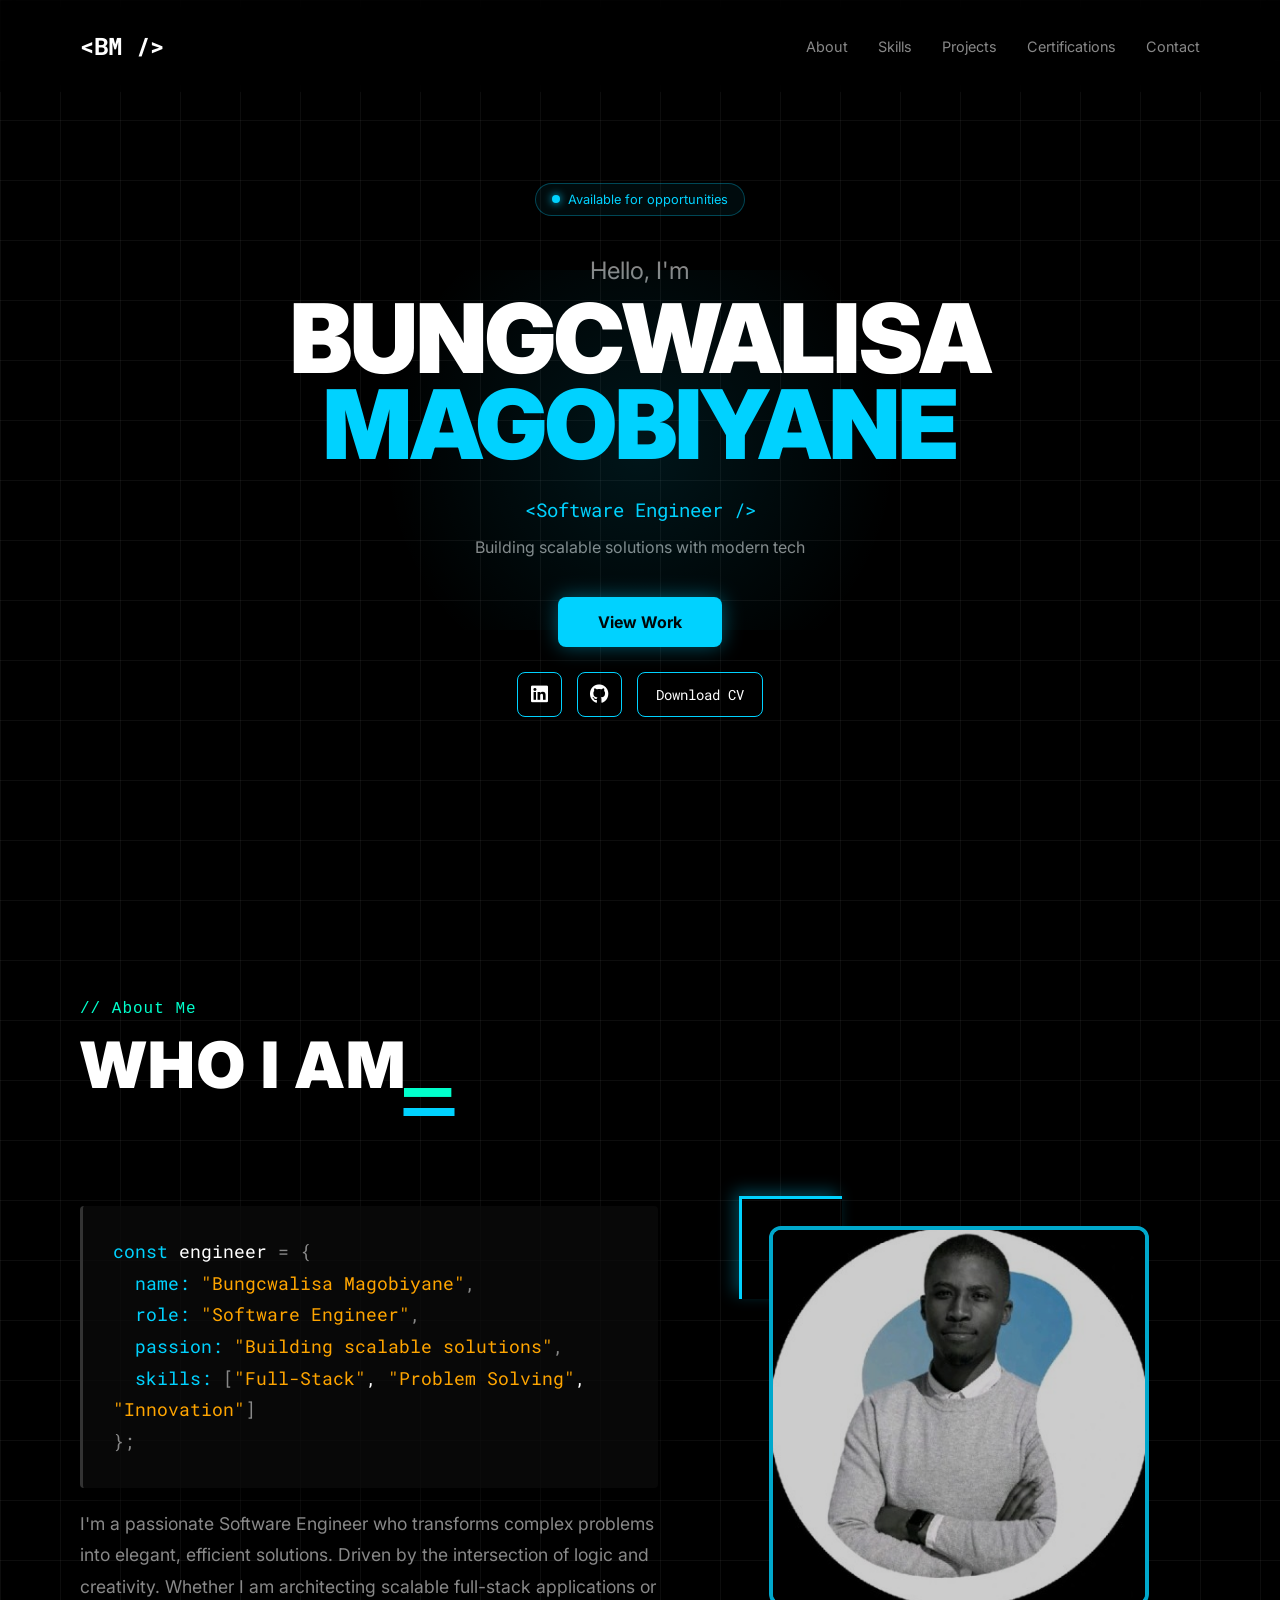
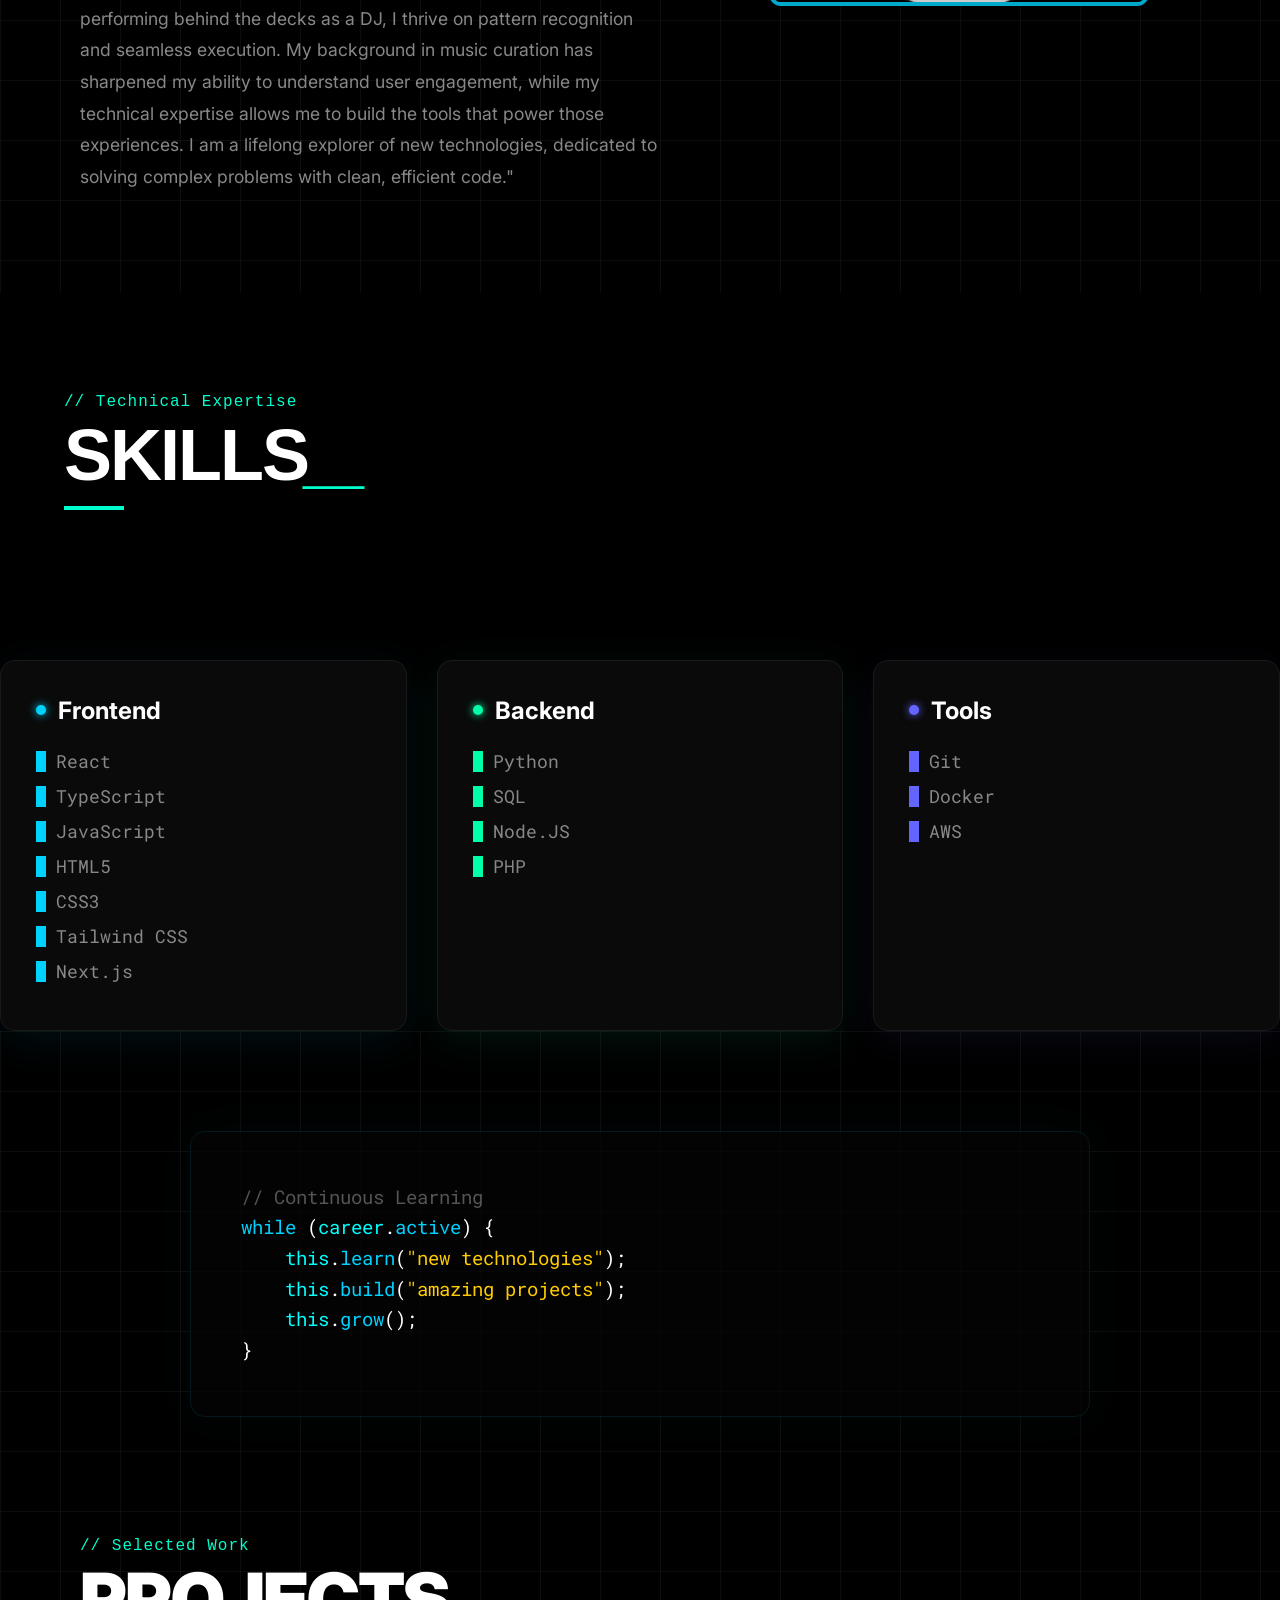
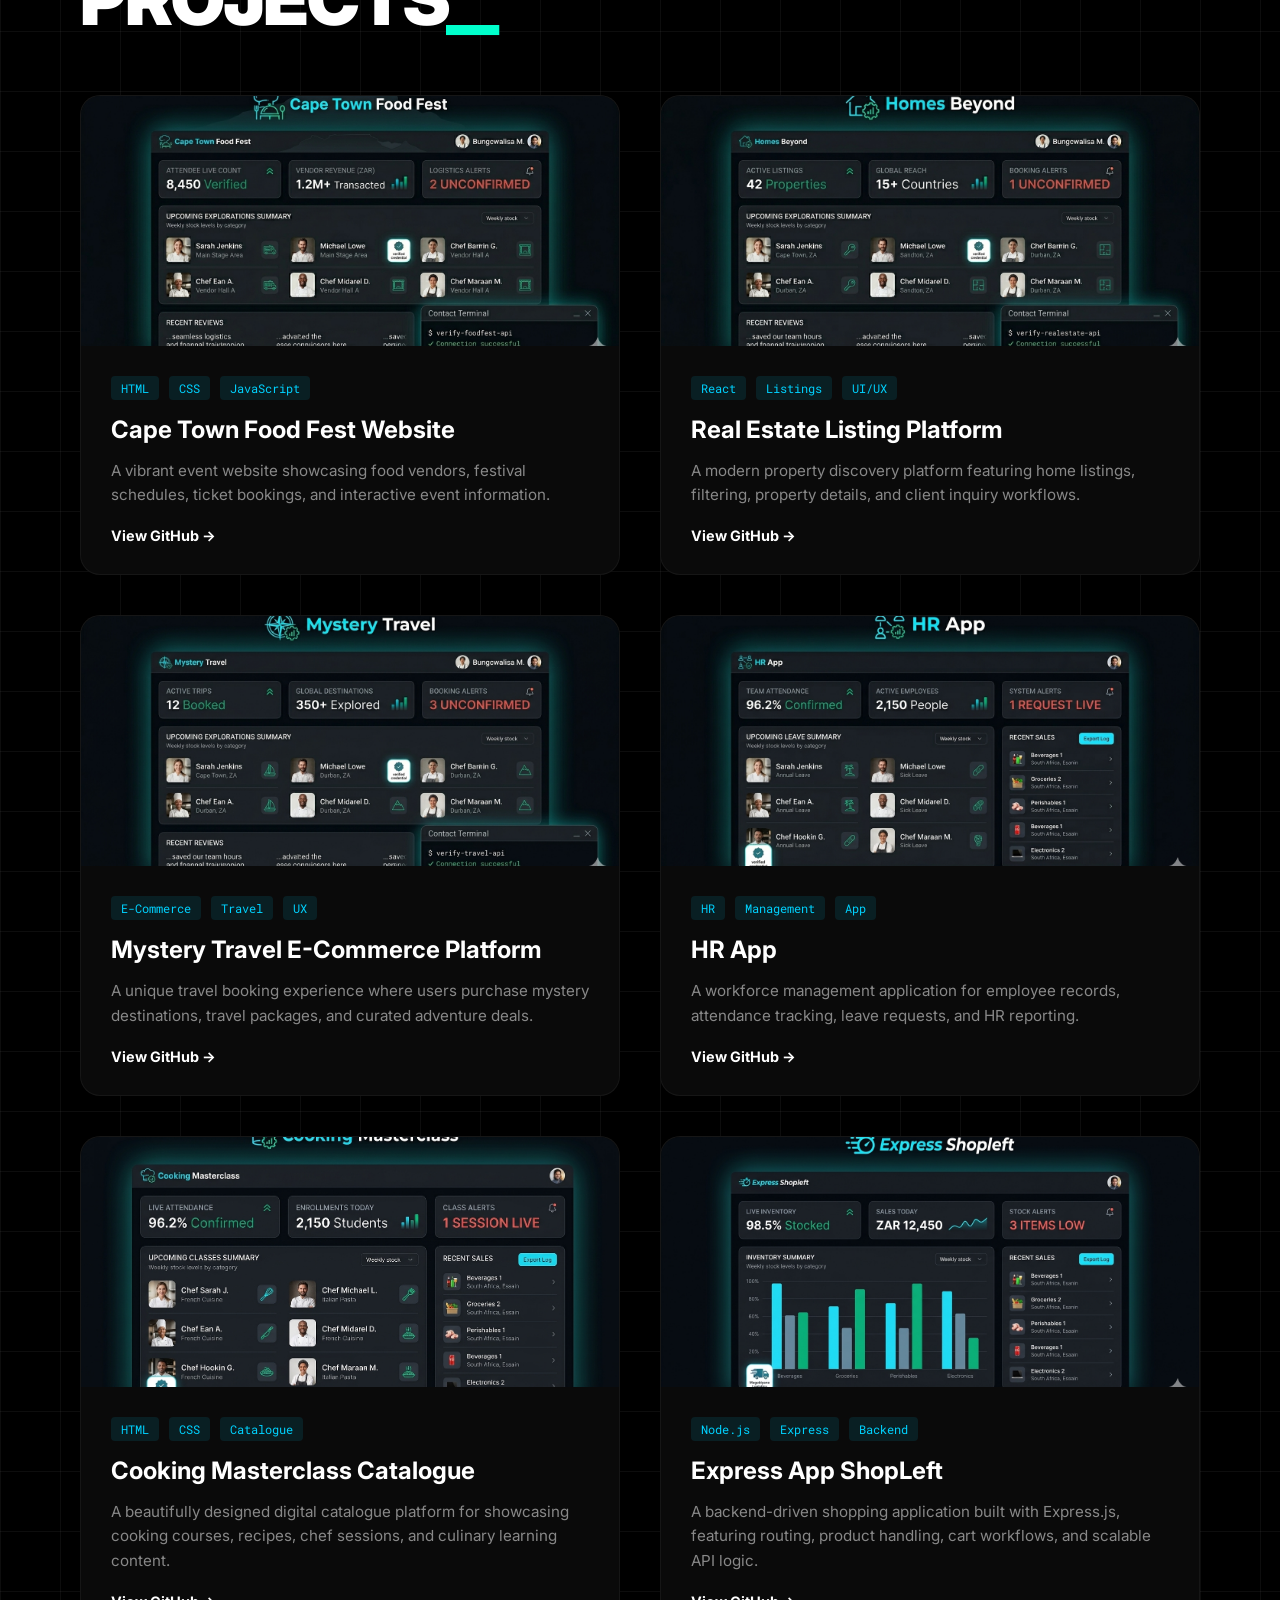
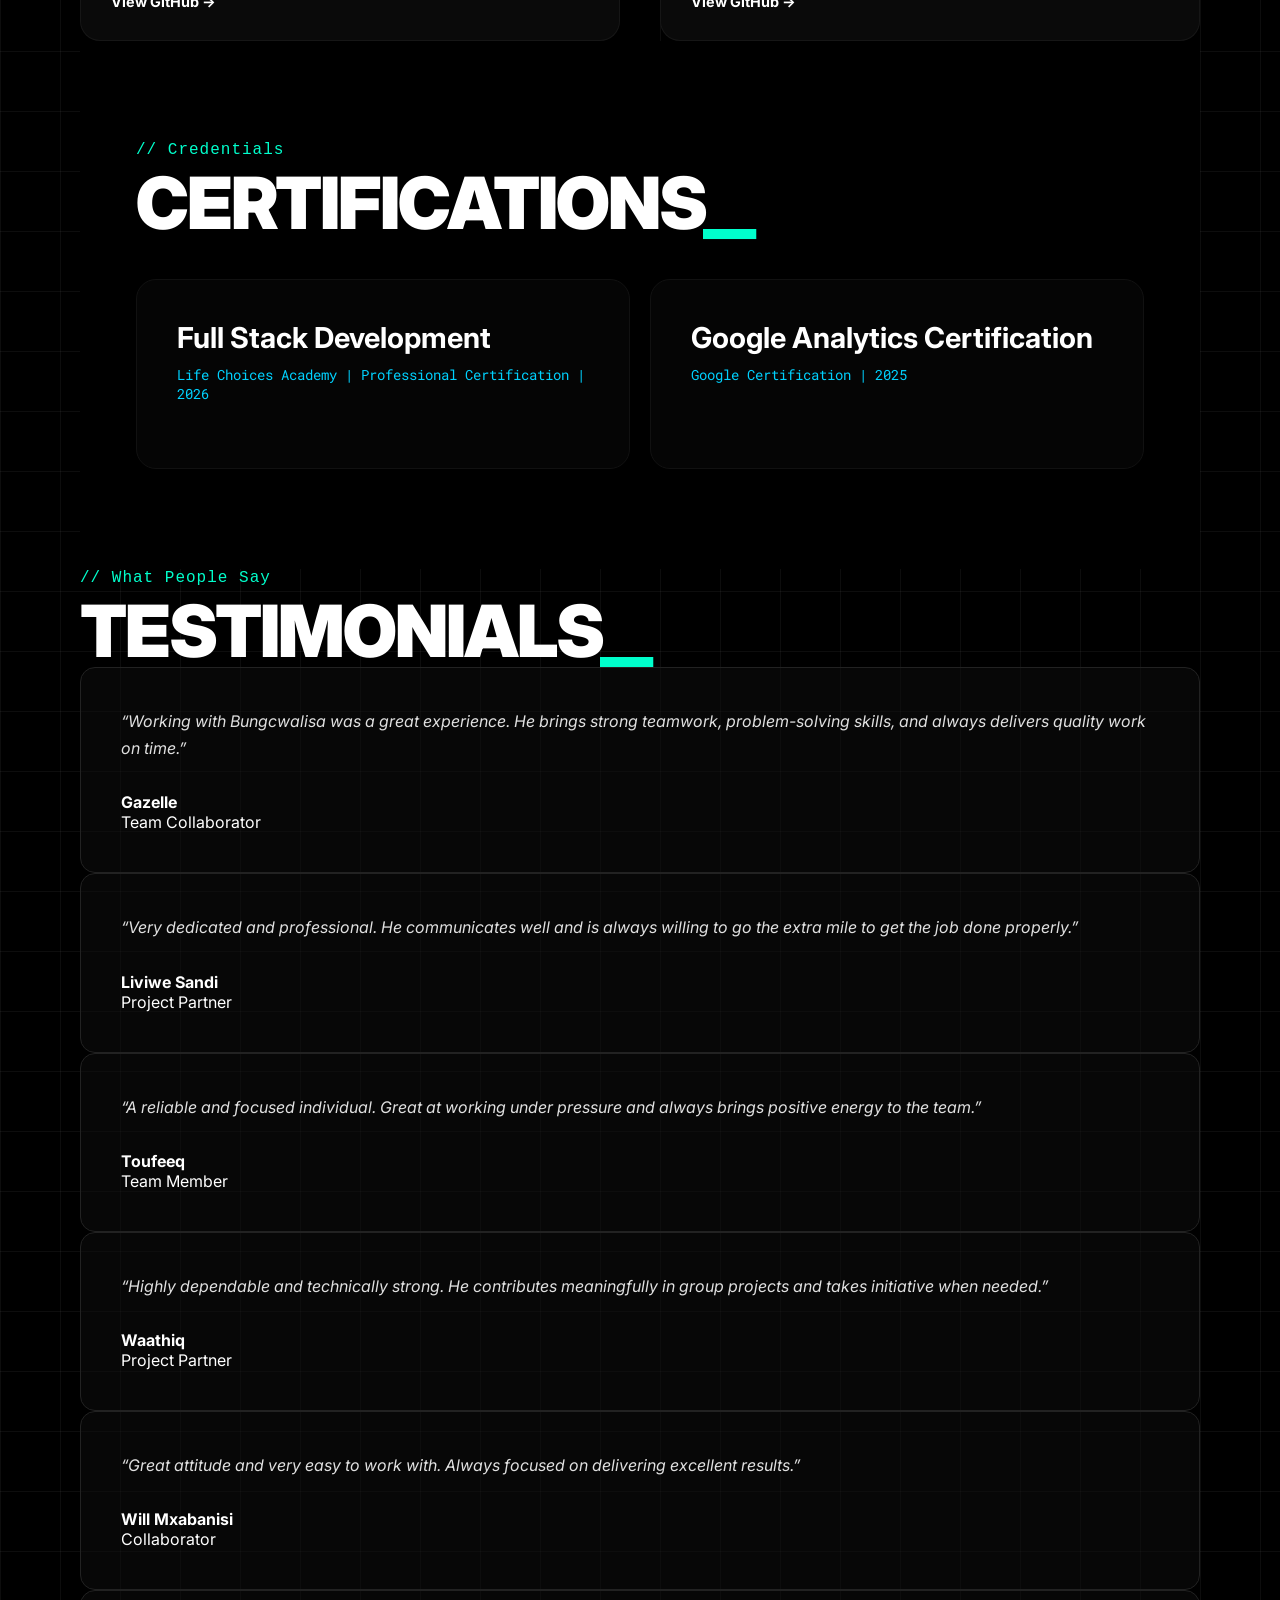
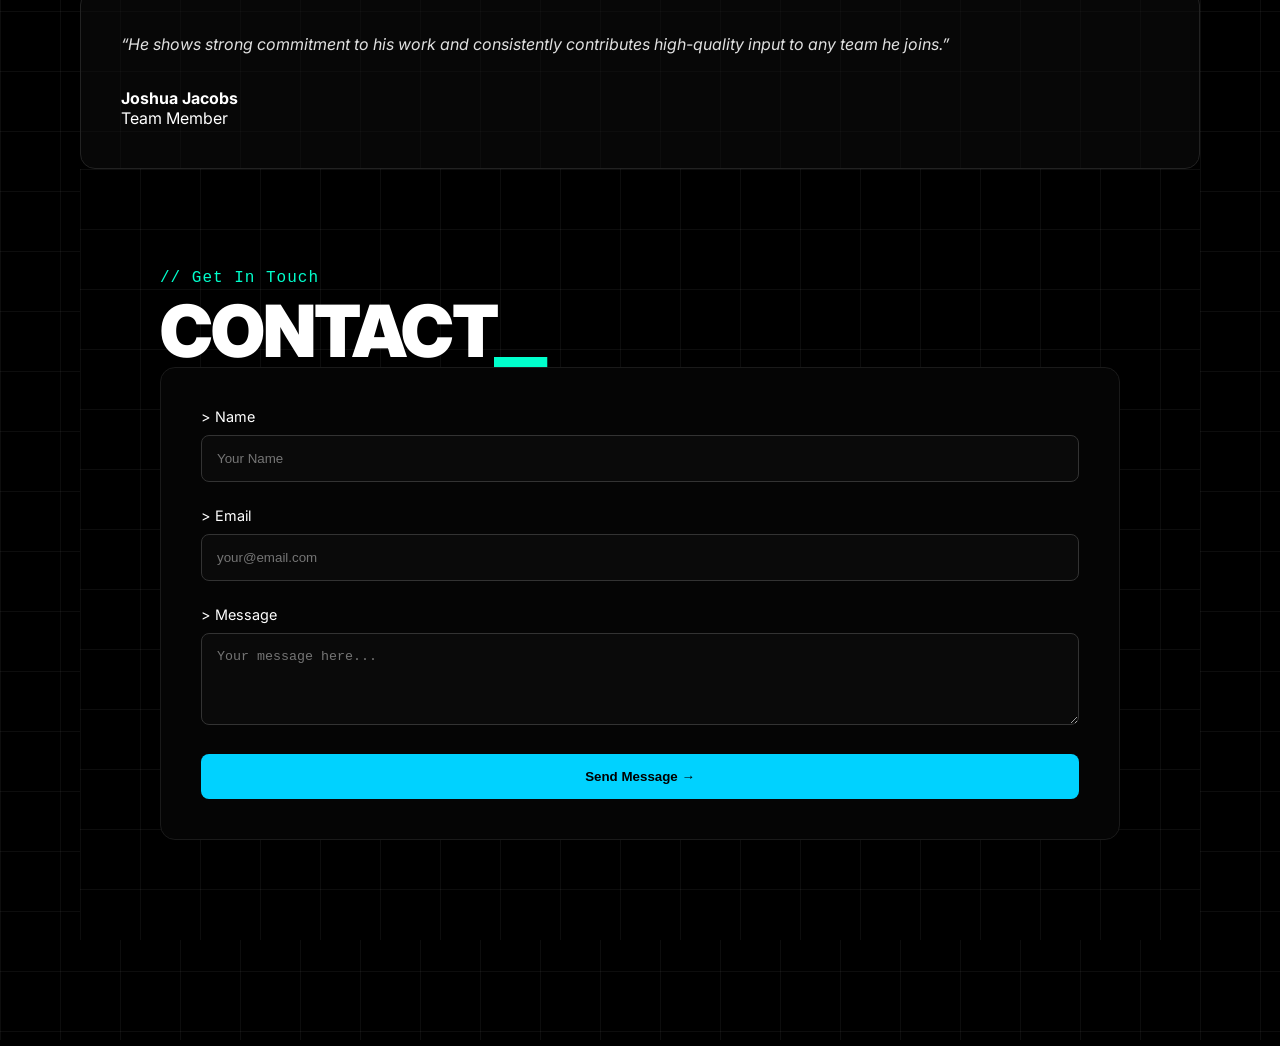
<file: index.html>
<!DOCTYPE html>
<html lang="en">
<head>
    <meta charset="UTF-8" />
    <meta name="viewport" content="width=device-width, initial-scale=1.0" />
    <title>Bungcwalisa Magobiyane | Portfolio</title>
    <link rel="stylesheet" href="style.css" />
    <link href="https://fonts.googleapis.com/css2?family=Inter:wght@400;700;900&family=Roboto+Mono&display=swap" rel="stylesheet" />
    <link rel="stylesheet" href="https://cdnjs.cloudflare.com/ajax/libs/font-awesome/6.5.0/css/all.min.css">
</head>
<body>
    <nav>
        <div class="logo">&lt;BM /&gt;</div>
        <ul>
            <li><a href="#about">About</a></li>
            <li><a href="#skills">Skills</a></li>
            <li><a href="#projects">Projects</a></li>
            <li><a href="#certifications">Certifications</a></li>
            <li><a href="#contact">Contact</a></li>
        </ul>
    </nav>

    <section class="hero-section">
        <div class="availability-badge"><span></span> Available for opportunities</div>
        <p class="hello-text">Hello, I'm</p>
        <h1>BUNGCWALISA<br><span class="name-last">MAGOBIYANE</span></h1>
        <p class="tagline">&lt;Software Engineer /&gt;</p>
        <p class="sub-tagline">Building scalable solutions with modern tech</p>
        <a href="#projects" class="cta-button">View Work</a>
        <div class="social-buttons">

    <!-- LinkedIn -->
    <a href="https://za.linkedin.com/in/bungcwalisa-magobiyane-a701b138a/" target="_blank" class="social-btn">
        <i class="fab fa-linkedin"></i>
    </a>

    <!-- GitHub -->
    <a href="https://github.com/bungcwalisa" target="_blank" class="social-btn">
        <i class="fab fa-github"></i>
    </a>

    <!-- Download CV -->
    <a href="BUNGCWALISA_MAGOBIYANE_CV(3).PDF" download class="social-btn download-btn">
        Download CV
    </a>

</div>
    </section>

    <!-- ABOUT -->
    <section id="about" class="about-section">
        <div>
            <p class="section-label">// About Me</p>
            <h2 class="terminal-header">WHO I AM<span class="cursor">_</span></h2>
        </div>
        <div class="about-content">
            <div class="code-container">
                <div class="code-window">
                    <span class="keyword">const</span> <span class="variable">engineer</span> <span class="punctuation">= {</span><br>
                    &nbsp;&nbsp;<span class="property">name:</span> <span class="string">"Bungcwalisa Magobiyane"</span><span class="punctuation">,</span><br>
                    &nbsp;&nbsp;<span class="property">role:</span> <span class="string">"Software Engineer"</span><span class="punctuation">,</span><br>
                    &nbsp;&nbsp;<span class="property">passion:</span> <span class="string">"Building scalable solutions"</span><span class="punctuation">,</span><br>
                    &nbsp;&nbsp;<span class="property">skills:</span> <span class="punctuation">[</span><span class="string">"Full-Stack"</span>, <span class="string">"Problem Solving"</span>, <span class="string">"Innovation"</span><span class="punctuation">]</span><br>
                    <span class="punctuation">};</span>
                </div>
                <p class="about-text">I'm a passionate Software Engineer who transforms complex problems into elegant, efficient solutions. Driven by the intersection of logic and creativity. Whether I am architecting scalable full-stack applications or performing behind the decks as a DJ,
                     I thrive on pattern recognition and seamless execution. My background in music curation has sharpened my ability to understand user engagement, while my technical expertise allows me to build the tools that power those experiences. I am a lifelong explorer of new technologies, dedicated to solving complex problems with clean, efficient code."</p>
            </div>
            <div class="image-container">
               <img src="BungcwalisaProfile.jpg" alt="Bungcwalisa Magobiyane Profile" class="profile-img" />
            </div>
        </div>
    </section>

    <!-- SKILLS -->
<section id="skills" class="skills-section">
    <div class="skills-container">
        <p class="section-label">// Technical Expertise</p>
        <h2 class="skills-header">SKILLS<span class="cursor">_</span></h2>
        <div class="section-line"></div>
    </div>
</section>

    <div class="skills-categories">
        <div class="category-card frontend-card">
            <div class="category-title"><span class="dot dot-front"></span> Frontend</div>
            <ul class="skill-items">
                <li><span class="arrow arrow-front">&gt;</span> React</li>
                <li><span class="arrow arrow-front">&gt;</span> TypeScript</li>
                <li><span class="arrow arrow-front">&gt;</span> JavaScript</li>
                <li><span class="arrow arrow-front">&gt;</span> HTML5</li>
                <li><span class="arrow arrow-front">&gt;</span> CSS3</li>
                <li><span class="arrow arrow-front">&gt;</span> Tailwind CSS</li>
                <li><span class="arrow arrow-front">&gt;</span> Next.js</li>
            </ul>
        </div>

        <div class="category-card backend-card">
            <div class="category-title"><span class="dot dot-back"></span> Backend</div>
            <ul class="skill-items">
                <li><span class="arrow arrow-back">&gt;</span> Python</li>
                <li><span class="arrow arrow-back">&gt;</span> SQL</li>
                <li><span class="arrow arrow-back">&gt;</span> Node.JS</li>
                <li><span class="arrow arrow-back">&gt;</span> PHP</li>
            </ul>
        </div>

        <div class="category-card tools-card">
            <div class="category-title"><span class="dot dot-tools"></span> Tools</div>
            <ul class="skill-items">
                <li><span class="arrow arrow-tools">&gt;</span> Git</li>
                <li><span class="arrow arrow-tools">&gt;</span> Docker</li>
                <li><span class="arrow arrow-tools">&gt;</span> AWS</li>
            </ul>
        </div>
    </div>
</section>

    <!-- PROJECTS -->
    <section id="projects" class="projects-section">
        <div class="learning-window">
            <p class="comment">// Continuous Learning</p>
            <p>
                <span class="code-blue">while</span> <span class="code-white">(</span><span class="code-cyan">career</span>.<span class="code-blue">active</span><span class="code-white">) {</span><br>
                &nbsp;&nbsp;&nbsp;&nbsp;<span class="code-cyan">this</span>.<span class="code-blue">learn</span>(<span class="code-yellow">"new technologies"</span>);<br>
                &nbsp;&nbsp;&nbsp;&nbsp;<span class="code-cyan">this</span>.<span class="code-blue">build</span>(<span class="code-yellow">"amazing projects"</span>);<br>
                &nbsp;&nbsp;&nbsp;&nbsp;<span class="code-cyan">this</span>.<span class="code-blue">grow</span>();<br>
                <span class="code-white">}</span>
            </p>
        </div>
        <div>
           <p class="section-label">// Selected Work</p>
<h2 class="projects-header">PROJECTS<span>_</span></h2>

<div class="project-grid">

    <!-- 1 -->
    <div class="project-card">
        <div class="project-image">
            <img src="Gemini_Generated_Image_Cape_Town.png" alt="Cape Town Food Fest Website" />
        </div>
        <div class="project-info">
            <div class="project-tags">
                <span class="tag">HTML</span>
                <span class="tag">CSS</span>
                <span class="tag">JavaScript</span>
            </div>
            <h3>Cape Town Food Fest Website</h3>
            <p>
                A vibrant event website showcasing food vendors, festival schedules,
                ticket bookings, and interactive event information.
            </p>
            <a href="https://github.com/Bungcwalisa/Cape-Town-Food-Fest.git" target="_blank" class="project-link">
                View GitHub →
            </a>
        </div>
    </div>

    <!-- 2 -->
    <div class="project-card">
        <div class="project-image">
            <img src="Gemini_Generated_Image_Homes_Beyond.png" alt="Real Estate Listing Platform" />
        </div>
        <div class="project-info">
            <div class="project-tags">
                <span class="tag">React</span>
                <span class="tag">Listings</span>
                <span class="tag">UI/UX</span>
            </div>
            <h3>Real Estate Listing Platform</h3>
            <p>
                A modern property discovery platform featuring home listings,
                filtering, property details, and client inquiry workflows.
            </p>
            <a href="https://github.com/Bungcwalisa/homes-and-beyond-repo.git" target="_blank" class="project-link">
                View GitHub →
            </a>
        </div>
    </div>

    <!-- 3 -->
    <div class="project-card">
        <div class="project-image">
            <img src="Gemini_Generated_Image_Mystery_Travel.png" alt="Mystery Travel E-Commerce Platform" />
        </div>
        <div class="project-info">
            <div class="project-tags">
                <span class="tag">E-Commerce</span>
                <span class="tag">Travel</span>
                <span class="tag">UX</span>
            </div>
            <h3>Mystery Travel E-Commerce Platform</h3>
            <p>
                A unique travel booking experience where users purchase mystery
                destinations, travel packages, and curated adventure deals.
            </p>
            <a href="https://github.com/Gazelle608/So_Where_To.git" target="_blank" class="project-link">
                View GitHub →
            </a>
        </div>
    </div>

    <!-- 4 -->
    <div class="project-card">
        <div class="project-image">
            <img src="Gemini_Generated_Image_HR_App.png" alt="HR App" />
        </div>
        <div class="project-info">
            <div class="project-tags">
                <span class="tag">HR</span>
                <span class="tag">Management</span>
                <span class="tag">App</span>
            </div>
            <h3>HR App</h3>
            <p>
                A workforce management application for employee records,
                attendance tracking, leave requests, and HR reporting.
            </p>
            <a href="https://github.com/joshuajacobs717-maker/Core_Group_Project_1.git" target="_blank" class="project-link">
                View GitHub →
            </a>
        </div>
    </div>

    <!-- 5 -->
    <div class="project-card">
        <div class="project-image">
            <img src="Gemini_Generated_Image_Cooking_Masterclass.png" alt="Cooking Masterclass Catalogue" />
        </div>
        <div class="project-info">
            <div class="project-tags">
                <span class="tag">HTML</span>
                <span class="tag">CSS</span>
                <span class="tag">Catalogue</span>
            </div>
            <h3>Cooking Masterclass Catalogue</h3>
            <p>
                A beautifully designed digital catalogue platform for showcasing
                cooking courses, recipes, chef sessions, and culinary learning content.
            </p>
            <a href="https://github.com/Bungcwalisa/cooking-masterclass-catalogue.git" target="_blank" class="project-link">
                View GitHub →
            </a>
        </div>
    </div>

    <!-- 6 -->
    <div class="project-card">
        <div class="project-image">
            <img src="Gemini_Generated_Image_Express_Shopleft.png" alt="Express App ShopLeft" />
        </div>
        <div class="project-info">
            <div class="project-tags">
                <span class="tag">Node.js</span>
                <span class="tag">Express</span>
                <span class="tag">Backend</span>
            </div>
            <h3>Express App ShopLeft</h3>
            <p>
                A backend-driven shopping application built with Express.js,
                featuring routing, product handling, cart workflows, and scalable API logic.
            </p>
            <a href="https://github.com/Bungcwalisa/Express-App-SHOPLEFT.git" target="_blank" class="project-link">
                View GitHub →
            </a>
        </div>
    </div>

</div>
    <!-- CERTIFICATIONS -->
    <section id="certifications" class="certs-section">
        <p class="section-label">// Credentials</p>
        <h2 class="projects-header">CERTIFICATIONS<span>_</span></h2>
        <div class="certs-grid">
            <div class="cert-card"><h3>Full Stack Development</h3><p class="cert-meta">Life Choices Academy | Professional Certification | 2026</p></div>
            <div class="cert-card"><h3>Google Analytics Certification</h3><p class="cert-meta">Google Certification | 2025</p></div>
        </div>
    </section>
   <!-- Testimonial Section -->
   <section class="testimonials">
        <p class="section-label">// What People Say</p>
      <h2 class="projects-header">TESTIMONIALS<span>_</span></h2>
    </section>

    <div class="testimonial-grid">

        <div class="testimonial-card">
            <p class="testimonial-text">
                “Working with Bungcwalisa was a great experience. He brings strong teamwork,
                problem-solving skills, and always delivers quality work on time.”
            </p>
            <h4 class="testimonial-name">Gazelle</h4>
            <span class="testimonial-role">Team Collaborator</span>
        </div>

        <div class="testimonial-card">
            <p class="testimonial-text">
                “Very dedicated and professional. He communicates well and is always willing
                to go the extra mile to get the job done properly.”
            </p>
            <h4 class="testimonial-name">Liviwe Sandi</h4>
            <span class="testimonial-role">Project Partner</span>
        </div>

        <div class="testimonial-card">
            <p class="testimonial-text">
                “A reliable and focused individual. Great at working under pressure and
                always brings positive energy to the team.”
            </p>
            <h4 class="testimonial-name">Toufeeq</h4>
            <span class="testimonial-role">Team Member</span>
        </div>

        <div class="testimonial-card">
            <p class="testimonial-text">
                “Highly dependable and technically strong. He contributes meaningfully in
                group projects and takes initiative when needed.”
            </p>
            <h4 class="testimonial-name">Waathiq</h4>
            <span class="testimonial-role">Project Partner</span>
        </div>

        <div class="testimonial-card">
            <p class="testimonial-text">
                “Great attitude and very easy to work with. Always focused on delivering
                excellent results.”
            </p>
            <h4 class="testimonial-name">Will Mxabanisi</h4>
            <span class="testimonial-role">Collaborator</span>
        </div>

        <div class="testimonial-card">
            <p class="testimonial-text">
                “He shows strong commitment to his work and consistently contributes high-quality input to any team he joins.”
            </p>
            <h4 class="testimonial-name">Joshua Jacobs</h4>
            <span class="testimonial-role">Team Member</span>
        </div>
     </div>
<!-- CONTACT -->
<section id="contact" class="contact-section">
    <p class="section-label">// Get In Touch</p>
    <h2 class="projects-header">CONTACT<span>_</span></h2>

    <div class="contact-form-card">
        <form action="https://formspree.io/f/xnjlpwgy" method="POST" class="contact-form">

            <!-- Name -->
            <div class="form-group">
                <label>&gt; Name</label>
                <input type="text" name="name" placeholder="Your Name" required />
            </div>

            <!-- Email -->
            <div class="form-group">
                <label>&gt; Email</label>
                <input type="email" name="email" placeholder="your@email.com" required />
            </div>

            <!-- Message -->
            <div class="form-group">
                <label>&gt; Message</label>
                <textarea name="message" rows="4" placeholder="Your message here..." required></textarea>
            </div>

            <input type="hidden" name="_subject" value="New Portfolio Message" />

            <button type="submit" class="send-btn">
                Send Message →
            </button>

        </form>
    </div>
</section>
</body>
</html>
</file>
<file: style.css>
:root {
            --bg-color: #000000;
            --accent-cyan: #00d2ff;
            --text-white: #ffffff;
            --text-grey: #888888;
            --grid-color: rgba(255, 255, 255, 0.05);
        }

        * {
            margin: 0;
            padding: 0;
            box-sizing: border-box;
        }

        body {
            background-color: var(--bg-color);
            color: var(--text-white);
            font-family: 'Inter', sans-serif;
            overflow-x: hidden;
        }

        /* --- BACKGROUND GRID --- */
        .hero-section {
            height: 100vh;
            width: 100%;
            display: flex;
            flex-direction: column;
            align-items: center;
            justify-content: center;
            position: relative;
            background-image: 
                linear-gradient(var(--grid-color) 1px, transparent 1px),
                linear-gradient(90deg, var(--grid-color) 1px, transparent 1px);
            background-size: 60px 60px;
            text-align: center;
        }

        /* The Radial Glow behind the text */
        .hero-section::before {
            content: "";
            position: absolute;
            width: 50vw;
            height: 40vh;
            background: radial-gradient(circle, rgba(0, 210, 255, 0.1) 0%, transparent 70%);
            z-index: 0;
        }

        /* --- NAVIGATION --- */
        nav {
            position: absolute;
            top: 0;
            width: 100%;
            padding: 30px 80px;
            display: flex;
            justify-content: space-between;
            align-items: center;
            z-index: 10;
        }

        .logo {
            font-family: 'Roboto Mono', monospace;
            font-size: 1.5rem;
            font-weight: bold;
        }

        nav ul {
            display: flex;
            list-style: none;
            gap: 30px;
        }

        nav ul li a {
            color: var(--text-grey);
            text-decoration: none;
            font-size: 0.9rem;
            transition: 0.3s;
        }

        nav ul li a:hover {
            color: var(--text-white);
        }

        /* --- CONTENT STYLING --- */
        .availability-badge {
            border: 1px solid rgba(0, 210, 255, 0.3);
            padding: 8px 16px;
            border-radius: 50px;
            font-size: 0.8rem;
            color: var(--accent-cyan);
            margin-bottom: 40px;
            display: flex;
            align-items: center;
            gap: 8px;
            background: rgba(0, 210, 255, 0.05);
        }

        .availability-badge span {
            height: 8px;
            width: 8px;
            background-color: var(--accent-cyan);
            border-radius: 50%;
            display: inline-block;
            box-shadow: 0 0 8px var(--accent-cyan);
        }

        .hello-text {
            color: var(--text-grey);
            font-size: 1.5rem;
            margin-bottom: 10px;
        }

        h1 {
            font-size: clamp(3rem, 10vw, 6rem); /* Responsive scaling */
            font-weight: 900;
            line-height: 0.9;
            letter-spacing: -2px;
            z-index: 1;
        }

        .name-last {
            color: var(--accent-cyan);
        }

        .tagline {
            font-family: 'Roboto Mono', monospace;
            color: var(--accent-cyan);
            font-size: 1.2rem;
            margin-top: 30px;
            margin-bottom: 15px;
        }

        .sub-tagline {
            color: var(--text-grey);
            font-size: 1rem;
            margin-bottom: 40px;
        }

        /* --- BUTTON --- */
        .cta-button {
            background-color: var(--accent-cyan);
            color: #000;
            padding: 15px 40px;
            border-radius: 8px;
            text-decoration: none;
            font-weight: bold;
            transition: 0.3s;
            box-shadow: 0 0 20px rgba(0, 210, 255, 0.4);
        }

        .cta-button:hover {
            box-shadow: 0 0 35px rgba(0, 210, 255, 0.7);
            transform: translateY(-2px);
        }

        /* --- MOBILE RESPONSIVENESS --- */
        @media (max-width: 768px) {
            nav { padding: 20px; }
            nav ul { display: none; } /* Hide menu on mobile for simplicity */
            h1 { font-size: 3rem; }
        }
    
        /* --- ABOUT SECTION --- */
.about-section {
    padding: 100px 80px;
    background-color: var(--bg-color);
    background-image: 
        linear-gradient(var(--grid-color) 1px, transparent 1px),
        linear-gradient(90deg, var(--grid-color) 1px, transparent 1px);
    background-size: 60px 60px;
    display: flex;
    flex-direction: column;
    gap: 50px;
}

.section-label {
    color: var(--accent-cyan);
    font-family: 'Roboto Mono', monospace;
    font-size: 0.9rem;
    margin-bottom: 10px;
}

.terminal-header {
    font-size: 4rem;
    font-weight: 900;
    letter-spacing: 2px;
    margin-bottom: 40px;
}

.terminal-header span {
    border-bottom: 8px solid var(--accent-cyan);
    padding-bottom: 5px;
}

.about-content {
    display: grid;
    grid-template-columns: 1.2fr 1fr;
    gap: 60px;
    align-items: start;
}

/* Code Block Styling */
.code-window {
    background-color: rgba(10, 10, 10, 0.8);
    border-left: 3px solid #333;
    padding: 30px;
    font-family: 'Roboto Mono', monospace;
    font-size: 1.1rem;
    line-height: 1.8;
    border-radius: 4px;
    box-shadow: 10px 10px 30px rgba(0,0,0,0.5);
}

.keyword { color: #00d2ff; }
.variable { color: #ffffff; }
.property { color: #00d2ff; }
.string { color: #ffa500; }
.punctuation { color: #888; }

/* Image Styling */
.image-container {
    position: relative;
    padding: 20px;
}

.image-container img {
    width: 100%;
    border-radius: 12px;
    filter: brightness(0.8);
}

/* The Glowing Frame corners */
.image-container::before {
    content: "";
    position: absolute;
    top: 0;
    left: 0;
    width: 100px;
    height: 100px;
    border-top: 3px solid var(--accent-cyan);
    border-left: 3px solid var(--accent-cyan);
    box-shadow: -5px -5px 15px rgba(0, 210, 255, 0.3);
}

.about-text {
    grid-column: 1 / 2;
    color: var(--text-grey);
    line-height: 1.8;
    font-size: 1.1rem;
    margin-top: 20px;
}

/* Mobile Responsive */
@media (max-width: 992px) {
    .about-content { grid-template-columns: 1fr; }
    .about-section { padding: 60px 20px; }
    .terminal-header { font-size: 2.5rem; }
}
/* --- SKILLS CATEGORY CARDS --- */
.skills-categories {
    display: grid;
    grid-template-columns: repeat(3, 1fr);
    gap: 30px;
    margin-top: 60px;
}

.category-card {
    background: linear-gradient(145deg, #0a0a0a, #111);
    border-radius: 15px;
    padding: 40px;
    border: 1px solid rgba(255, 255, 255, 0.05);
    position: relative;
    transition: 0.4s ease;
}

/* Specific Glow Effects */
.frontend-card { box-shadow: 0 10px 40px rgba(0, 210, 255, 0.08); }
.backend-card { box-shadow: 0 10px 40px rgba(0, 255, 170, 0.08); }
.tools-card { box-shadow: 0 10px 40px rgba(100, 100, 255, 0.08); }

.category-card:hover {
    transform: translateY(-10px);
}

.category-title {
    display: flex;
    align-items: center;
    gap: 15px;
    font-size: 1.8rem;
    font-weight: 700;
    margin-bottom: 30px;
}

.dot {
    height: 12px;
    width: 12px;
    border-radius: 50%;
    display: inline-block;
}

/* Color dots & arrows */
.dot-front, .arrow-front { background-color: #00d2ff; color: #00d2ff; }
.dot-back, .arrow-back { background-color: #00ffaa; color: #00ffaa; }
.dot-tools, .arrow-tools { background-color: #6464ff; color: #6464ff; }

.skill-items {
    list-style: none;
}

.skill-items li {
    margin-bottom: 15px;
    font-family: 'Roboto Mono', monospace;
    font-size: 1.1rem;
    display: flex;
    align-items: center;
    gap: 15px;
    color: #e0e0e0;
}

.arrow { font-weight: bold; font-size: 1rem; }

/* Mobile optimization */
@media (max-width: 992px) {
    .skills-categories { grid-template-columns: 1fr; }
}

/* --- PROJECTS SECTION --- */
.projects-section {
    padding: 100px 80px;
    background-color: var(--bg-color);
    background-image: 
        linear-gradient(var(--grid-color) 1px, transparent 1px),
        linear-gradient(90deg, var(--grid-color) 1px, transparent 1px);
    background-size: 60px 60px;
}

/* Learning Loop Window */
.learning-window {
    background-color: rgba(5, 5, 5, 0.7);
    border: 1px solid rgba(0, 210, 255, 0.1);
    border-radius: 15px;
    padding: 50px;
    margin-bottom: 120px;
    font-family: 'Roboto Mono', monospace;
    font-size: 1.2rem;
    line-height: 1.6;
    max-width: 900px;
    margin-left: auto;
    margin-right: auto;
    box-shadow: 0 0 50px rgba(0, 210, 255, 0.03);
}

.comment { color: #555; }
.code-blue { color: #00d2ff; }
.code-cyan { color: #00ffff; }
.code-yellow { color: #ffcc00; }
.code-white { color: #ffffff; }

/* Projects Header */
.projects-header {
    font-size: 6rem;
    font-weight: 900;
    margin-top: 20px;
    letter-spacing: -2px;
}

/* Mobile Adjustments */
@media (max-width: 768px) {
    .projects-header { font-size: 3.5rem; }
    .learning-window { padding: 30px; font-size: 1rem; }
    .projects-section { padding: 60px 20px; }
}

/* --- PROJECT GRID --- */
.project-grid {
    display: grid;
    grid-template-columns: repeat(auto-fit, minmax(350px, 1fr));
    gap: 40px;
    margin-top: 60px;
}

.project-card {
    background: #0a0a0a;
    border: 1px solid rgba(255, 255, 255, 0.05);
    border-radius: 20px;
    overflow: hidden;
    transition: 0.4s ease;
    position: relative;
}

.project-card:hover {
    transform: translateY(-10px);
    border-color: var(--accent-cyan);
    box-shadow: 0 20px 40px rgba(0, 210, 255, 0.1);
}

.project-image {
    width: 100%;
    height: 250px;
    background-color: #1a1a1a; /* Placeholder bg */
    overflow: hidden;
}

.project-image img {
    width: 100%;
    height: 100%;
    object-fit: cover;
    transition: 0.5s ease;
}

.project-card:hover .project-image img {
    transform: scale(1.1);
}

.project-info {
    padding: 30px;
}

.project-tags {
    display: flex;
    gap: 10px;
    margin-bottom: 15px;
}

.tag {
    font-family: 'Roboto Mono', monospace;
    font-size: 0.75rem;
    color: var(--accent-cyan);
    background: rgba(0, 210, 255, 0.1);
    padding: 4px 10px;
    border-radius: 4px;
}

.project-info h3 {
    font-size: 1.5rem;
    margin-bottom: 15px;
}

.project-info p {
    color: var(--text-grey);
    font-size: 0.95rem;
    line-height: 1.6;
    margin-bottom: 20px;
}

.project-link {
    color: var(--text-white);
    text-decoration: none;
    font-weight: bold;
    font-size: 0.9rem;
    display: flex;
    align-items: center;
    gap: 10px;
}

.project-link:hover {
    color: var(--accent-cyan);
}
.projects-header span {
    animation: blink 1s infinite;
}
@keyframes blink {
    50% { opacity: 0; }
}

/* --- CERTIFICATIONS SECTION --- */
.certs-section {
    padding: 100px 80px;
    background-color: var(--bg-color);
}

.certs-grid {
    display: grid;
    grid-template-columns: repeat(2, 1fr);
    gap: 30px;
    margin-top: 60px;
}

.cert-card {
    background: #050505;
    border: 1px solid #111;
    border-radius: 20px;
    padding: 40px;
    position: relative;
    transition: 0.3s;
}

.cert-card:hover {
    border-color: var(--accent-cyan);
    background: rgba(0, 210, 255, 0.01);
}

/* Badge Icon */
.cert-badge {
    width: 50px;
    height: 50px;
    border: 1.5px solid var(--accent-cyan);
    border-radius: 10px;
    display: flex;
    align-items: center;
    justify-content: center;
    color: var(--accent-cyan);
    font-size: 1.5rem;
    margin-bottom: 20px;
}

.verify-status {
    position: absolute;
    top: 40px;
    right: 40px;
    display: flex;
    align-items: center;
    gap: 8px;
    font-size: 0.85rem;
    color: #00ffaa; /* Emerald for verified */
    font-family: 'Roboto Mono', monospace;
}

.cert-card h3 {
    font-size: 1.8rem;
    margin-bottom: 10px;
    font-weight: 700;
}

.cert-meta {
    color: var(--accent-cyan);
    font-family: 'Roboto Mono', monospace;
    font-size: 0.9rem;
    margin-bottom: 25px;
}

.cert-description {
    color: var(--text-grey);
    line-height: 1.6;
    margin-bottom: 30px;
}

/* Terminal Verification Box */
.verify-box {
    background: #0a0a0a;
    border-radius: 8px;
    padding: 20px;
    font-family: 'Roboto Mono', monospace;
    font-size: 0.85rem;
    border: 1px solid rgba(255, 255, 255, 0.03);
}

.verify-cmd { color: #555; }
.verify-success { color: #00ffaa; margin-top: 5px; }

/* Responsive */
@media (max-width: 992px) {
    .certs-grid { grid-template-columns: 1fr; }
    .certs-section { padding: 60px 20px; }
}

/* --- CONTACT SECTION --- */
.contact-section {
    padding: 100px 80px;
    background-color: var(--bg-color);
    background-image: 
        linear-gradient(var(--grid-color) 1px, transparent 1px),
        linear-gradient(90deg, var(--grid-color) 1px, transparent 1px);
    background-size: 60px 60px;
}

.contact-container {
    display: grid;
    grid-template-columns: 1fr 1.2fr;
    gap: 50px;
    margin-top: 60px;
}

/* Terminal Contact Info */
.terminal-contact {
    background: #0d1117;
    border-radius: 12px;
    border: 1px solid #30363d;
    overflow: hidden;
}

.terminal-header-bar {
    background: #161b22;
    padding: 10px 15px;
    display: flex;
    gap: 8px;
    align-items: center;
}

.dot-red { width: 12px; height: 12px; background: #ff5f56; border-radius: 50%; }
.dot-yellow { width: 12px; height: 12px; background: #ffbd2e; border-radius: 50%; }
.dot-green { width: 12px; height: 12px; background: #27c93f; border-radius: 50%; }

.terminal-body {
    padding: 30px;
    font-family: 'Roboto Mono', monospace;
}

.info-item {
    margin-bottom: 25px;
}

.info-label { color: #58a6ff; font-size: 0.85rem; }
.info-value { color: #c9d1d9; font-size: 1rem; margin-top: 5px; }

/* Contact Form */
.contact-form-card {
    background: #050505;
    border: 1px solid #1a1a1a;
    padding: 40px;
    border-radius: 15px;
}

.form-group {
    margin-bottom: 25px;
}

.form-group label {
    display: block;
    color: var(--text-white);
    margin-bottom: 10px;
    font-size: 0.9rem;
}

.form-group input, .form-group textarea {
    width: 100%;
    background: #0a0a0a;
    border: 1px solid #333;
    padding: 15px;
    border-radius: 8px;
    color: white;
    outline: none;
    transition: 0.3s;
}

.form-group input:focus, .form-group textarea:focus {
    border-color: var(--accent-cyan);
}

.send-btn {
    width: 100%;
    background: var(--accent-cyan);
    color: black;
    border: none;
    padding: 15px;
    border-radius: 8px;
    font-weight: bold;
    cursor: pointer;
    transition: 0.3s;
}

.send-btn:hover {
    box-shadow: 0 0 20px rgba(0, 210, 255, 0.4);
}

/* Responsive */
@media (max-width: 992px) {
    .contact-container { grid-template-columns: 1fr; }
}

/* --- TESTIMONIALS SECTION --- */
.testimonials-section {
    padding: 100px 80px;
    background-color: var(--bg-color);
}

.testimonials-grid {
    display: grid;
    grid-template-columns: repeat(auto-fit, minmax(300px, 1fr));
    gap: 30px;
    margin-top: 60px;
}

.testimonial-card {
    background: rgba(15, 15, 15, 0.5);
    border: 1px solid #222;
    padding: 40px;
    border-radius: 15px;
    position: relative;
    transition: 0.3s;
}

.testimonial-card:hover {
    border-color: var(--accent-cyan);
    background: rgba(0, 210, 255, 0.02);
}

.quote-icon {
    font-size: 3rem;
    color: rgba(0, 210, 255, 0.2);
    position: absolute;
    top: 20px;
    right: 30px;
    font-family: serif;
}

.testimonial-text {
    color: #e0e0e0;
    font-style: italic;
    line-height: 1.7;
    margin-bottom: 30px;
    position: relative;
    z-index: 1;
}

.client-info {
    display: flex;
    align-items: center;
    gap: 15px;
}

.client-img {
    width: 50px;
    height: 50px;
    border-radius: 50%;
    background: #333; /* Placeholder */
    border: 1px solid var(--accent-cyan);
}

.client-details h4 {
    font-size: 1rem;
    color: var(--text-white);
}

.client-details p {
    font-size: 0.8rem;
    color: var(--accent-cyan);
    font-family: 'Roboto Mono', monospace;
}

/* Responsive */
@media (max-width: 768px) {
    .testimonials-section { padding: 60px 20px; }
}

/* Container for the 3 columns */
.skills-categories {
    display: grid;
    grid-template-columns: repeat(3, 1fr); /* Creates 3 equal columns */
    gap: 30px;
    margin-top: 50px;
}

/* Individual Card Styling */
.category-card {
    background: #0a0a0a;
    border: 1px solid #1a1a1a;
    border-radius: 15px;
    padding: 35px;
    transition: transform 0.3s ease, border-color 0.3s ease;
}

.category-card:hover {
    transform: translateY(-5px);
}

/* Glowing Border Accents */
.frontend-card:hover { border-color: #00d2ff; box-shadow: 0 0 20px rgba(0, 210, 255, 0.1); }
.backend-card:hover { border-color: #00ffaa; box-shadow: 0 0 20px rgba(0, 255, 170, 0.1); }
.tools-card:hover { border-color: #6464ff; box-shadow: 0 0 20px rgba(100, 100, 255, 0.1); }

/* Title Styling */
.category-title {
    display: flex;
    align-items: center;
    gap: 12px;
    font-size: 1.5rem;
    font-weight: bold;
    margin-bottom: 25px;
}

/* Colored Dots */
.dot { height: 10px; width: 10px; border-radius: 50%; }
.dot-front { background: #00d2ff; box-shadow: 0 0 8px #00d2ff; }
.dot-back { background: #00ffaa; box-shadow: 0 0 8px #00ffaa; }
.dot-tools { background: #6464ff; box-shadow: 0 0 8px #6464ff; }

/* List Styling */
.skill-items { list-style: none; }
.skill-items li {
    font-family: 'Roboto Mono', monospace;
    margin-bottom: 12px;
    color: #888;
    display: flex;
    gap: 10px;
}

.arrow { font-weight: bold; }
.arrow-front { color: #00d2ff; }
.arrow-back { color: #00ffaa; }
.arrow-tools { color: #6464ff; }

/* Responsive: Stack on mobile */
@media (max-width: 992px) {
    .skills-categories {
        grid-template-columns: 1fr;
    }
}

style.css

html { scroll-behavior: smooth; }
section { scroll-margin-top: 100px; }

nav {
    position: fixed;
    top: 0;
    width: 100%;
    padding: 30px 80px;
    display: flex;
    justify-content: space-between;
    align-items: center;
    z-index: 1000;
    background: rgba(0,0,0,0.7);
    backdrop-filter: blur(10px);
}

.skills-section {
    padding: 100px 80px;
    background-color: var(--bg-color);
}

.section-heading {
    max-width: 1200px;
    margin: 0 auto;
}

.skills-header {
    font-size: 6rem;
    font-weight: 900;
    margin-top: 20px;
    line-height: 1;
    letter-spacing: -2px;
}

.section-line {
    width: 250px;
    height: 5px;
    background: linear-gradient(90deg, var(--accent-cyan), transparent);
    margin-top: 15px;
}

.skills-header .cursor {
    animation: blink 1s infinite;
}

.section-heading {
    font-size: 2.5rem;
    font-weight: 700;
    text-align: center;
    margin-bottom: 40px;
    letter-spacing: 1px;
}

.social-buttons {
    margin-top: 20px;
    display: flex;
    gap: 15px;
    justify-content: center;
    flex-wrap: wrap;
}

.social-btn {
    padding: 10px 18px;
    border: 1px solid var(--accent-cyan);
    color: var(--text-white);
    text-decoration: none;
    border-radius: 6px;
    transition: 0.3s ease;
    font-family: 'Roboto Mono', monospace;
}

.social-btn:hover {
    background: var(--accent-cyan);
    color: #000;
}

.social-btn.download {
    border-color: #00d2ff;
}

.social-btn.download:hover {
    background: #00d2ff;
    color: #000;
}

.hero-section {
    text-align: center;
}
.social-buttons {
    display: flex;
    justify-content: center;
    align-items: center;
    gap: 14px;
    margin-top: 18px;
    flex-wrap: wrap;
}

.social-btn {
    display: inline-flex;
    align-items: center;
    justify-content: center;

    padding: 10px 16px;
    border: 1px solid #00d2ff;
    border-radius: 6px;

    color: #ffffff;
    text-decoration: none;
    font-family: 'Roboto Mono', monospace;

    white-space: nowrap;
    transition: 0.25s ease;
}
.image-container {
    position: relative;
    width: 100%;
    max-width: 420px;
    height: 420px;
    margin: 0 auto;
    display: flex;
    align-items: center;
    justify-content: center;
}

/* HIGH QUALITY IMAGE RENDERING */
.image-container img {
    width: 100%;
    height: 100%;
    object-fit: cover;
    border-radius: 12px;
    display: block;

    /* improves sharpness on some browsers */
    image-rendering: auto;
    transform: translateZ(0);
}

/* clean frame */
.image-container::before {
    content: "";
    position: absolute;
    inset: -10px;
    border-top: 3px solid var(--accent-cyan);
    border-left: 3px solid var(--accent-cyan);
    pointer-events: none;
}
.profile-img {
    width: 200px;
    height: 200px;

    border-radius: 50%;      /* keeps it perfectly circular */
    object-fit: cover;       /* prevents stretching */

    display: block;
    margin: 0 auto;          /* centers it */

    border: 4px solid #00d2ff; /* optional glow border */
}
.social-buttons {
    margin-top: 25px;
    display: flex;
    justify-content: center;
    align-items: center;
    gap: 15px;
    flex-wrap: wrap;
}

.social-btn {
    display: flex;
    align-items: center;
    justify-content: center;
    width: 45px;
    height: 45px;
    border: 1px solid var(--accent-cyan);
    border-radius: 8px;
    color: var(--text-white);
    font-size: 1.2rem;
    transition: 0.3s ease;
    text-decoration: none;
}

.social-btn:hover {
    background: var(--accent-cyan);
    color: #000;
    transform: translateY(-3px);
}

/* Download button different style */
.download-btn {
    width: auto;
    padding: 10px 18px;
    font-size: 0.9rem;
    font-family: 'Roboto Mono', monospace;
}
.skills-section {
  padding: clamp(2rem, 5vw, 5rem) var(--container-padding);
  background: transparent; /* Or your preferred background */
  color: var(--text-color);
  font-family: sans-serif; /* Replace with your site font */
}

.skills-section > div {
  max-width: 1200px;
  margin: 0 auto;
}

.section-label {
  font-family: 'Courier New', monospace;
  font-size: clamp(0.85rem, 1.5vw, 1rem);
  color: var(--accent-color);
  opacity: var(--label-opacity);
  margin-bottom: 0.5rem;
  letter-spacing: 1px;
}

.skills-header {
  font-size: clamp(2.5rem, 10vw, 5rem);
  font-weight: 800;
  margin: 0;
  line-height: 1.1;
  text-transform: uppercase;
}

.cursor {
  color: var(--accent-color);
  display: inline-block;
  animation: blink var(--cursor-speed) step-end infinite;
}

.section-line {
  height: var(--line-height);
  width: clamp(60px, 10vw, 100px);
  background-color: var(--accent-color);
  margin-top: 1rem;
}

@keyframes blink {
  from, to { opacity: 1; }
  50% { opacity: 0; }
}

/* Device Specific Adjustments */
@media (max-width: 480px) {
  :root {
    --container-padding: 1rem;
    --line-height: 3px;
  }
}
/* Container & Section Spacing */
.skills-section, .certs-section {
  padding: clamp(40px, 8vw, 100px) 5%;
  max-width: 1400px;
  margin: 0 auto;
  box-sizing: border-box;
}

/* Typography that scales with screen width */
.section-label {
  font-family: monospace;
  font-size: clamp(0.8rem, 2vw, 1rem);
  color: #00ffcc;
  margin-bottom: 8px;
}

.skills-header, .projects-header {
  font-size: clamp(2rem, 7vw, 4.5rem);
  font-weight: 900;
  margin: 0;
  line-height: 1;
}

/* The Horizontal Line */
.section-line {
  height: 4px;
  width: 60px;
  background: #00ffcc;
  margin-top: 15px;
}

/* Fluid Grid for Certifications */
.certs-grid {
  display: grid;
  /* This line handles the responsiveness: 
     It creates as many columns as fit (min 280px each) 
     and automatically stacks them on mobile. */
  grid-template-columns: repeat(auto-fit, minmax(280px, 1fr));
  gap: 20px;
  margin-top: 40px;
}

/* Device-Friendly Cert Cards */
.cert-item {
  border: 1px solid #333;
  padding: 20px;
  border-radius: 4px;
  background: rgba(255, 255, 255, 0.02);
  transition: transform 0.2s ease;
}

/* Tablet and Mobile Tweaks */
@media (max-width: 768px) {
  .skills-section, .certs-section {
    padding: 40px 20px; /* Thinner side padding on mobile */
  }
  
  .section-line {
    width: 40px; /* Slightly shorter line on small screens */
  }
}

/* Cursor Blink Animation */
.cursor, .projects-header span {
  display: inline-block;
  color: #00ffcc;
  animation: blink 1.2s infinite;
}

@keyframes blink {
  0%, 100% { opacity: 1; }
  50% { opacity: 0; }
}
.cursor, .projects-header span {
  /* This makes it bold and thick */
  font-weight: 900; 
  color: #00ffcc;
  
  /* Ensures it doesn't disappear on small screens */
  display: inline-block;
  margin-left: 2px;
  
  /* Traditional "terminal" blink */
  animation: blink 1s step-end infinite;
}

/* Adjusting thickness based on screen size */
@media (min-width: 768px) {
  .cursor, .projects-header span {
    /* Larger screens can handle a more prominent cursor */
    transform: scaleX(1.5); 
    margin-left: 5px;
  }
}

@keyframes blink {
  from, to { opacity: 1; }
  50% { opacity: 0; }
}
/* Target only the specific cursor class to avoid double-styling */
.cursor {
  display: inline-block;
  color: #00ffcc; /* Your accent color */
  font-weight: 900; /* Makes the underscore thick */
  margin-left: 5px;
  animation: blink 1s step-end infinite;
}

/* Ensure the header span doesn't get extra styles if it's the same element */
.terminal-header .cursor, 
.projects-header .cursor {
  /* This ensures it inherits the header size but keeps the cursor look */
  font-size: inherit; 
}

@keyframes blink {
  from, to { opacity: 1; }
  50% { opacity: 0; }
}

/* Device Friendly: Adjust thickness for smaller screens */
@media (max-width: 768px) {
  .cursor {
    margin-left: 3px;
    font-weight: 700; /* Slightly thinner on mobile to look proportional */
  }
}
</file>
